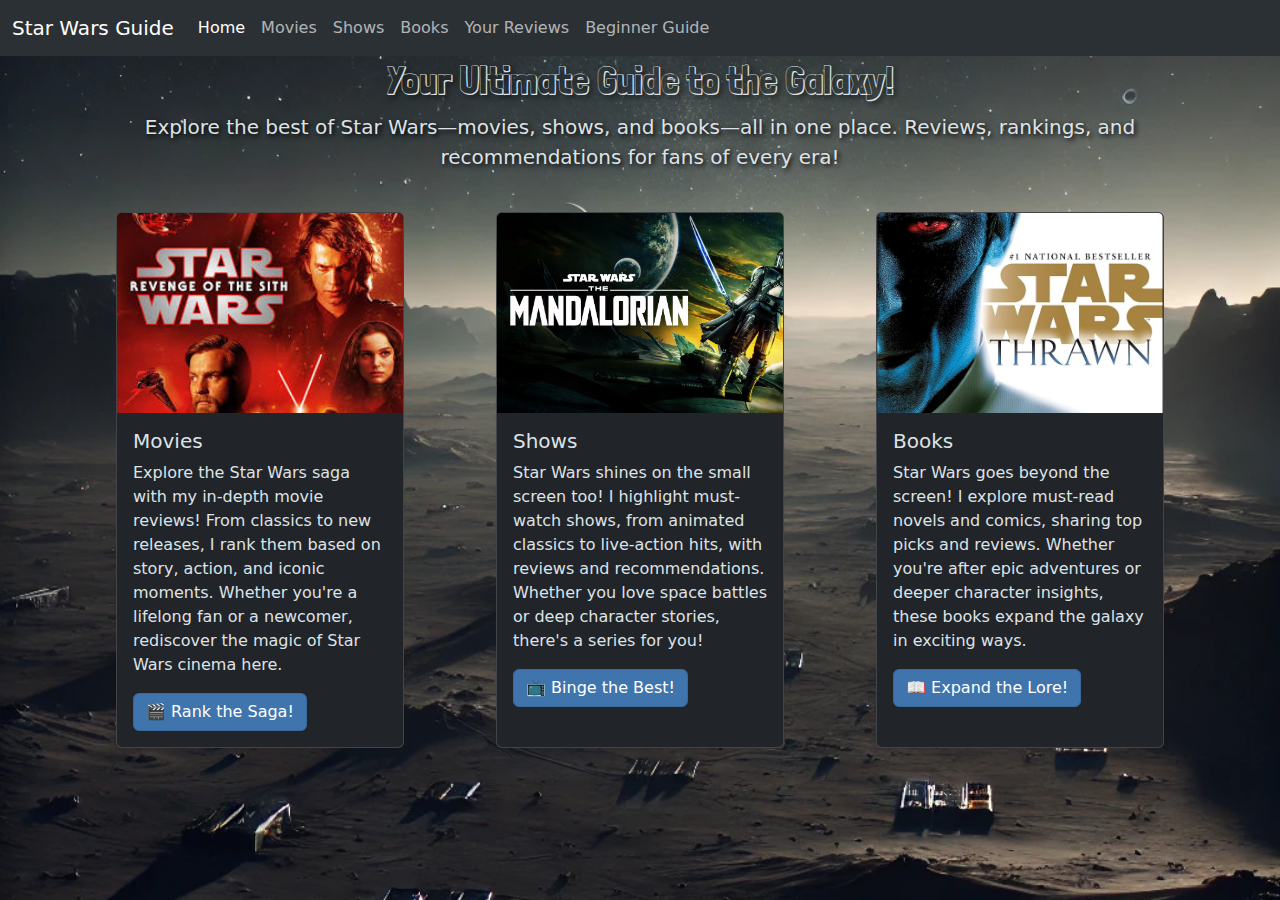
<file: index.html>
<!DOCTYPE html>
<html lang="en">
  <head>
    <meta charset="UTF-8" />
    <meta name="viewport" content="width=device-width, initial-scale=1.0" />
    <title>Star Wars Guide</title>
    <link
      href="https://cdn.jsdelivr.net/npm/bootstrap@5.3.3/dist/css/bootstrap.min.css"
      rel="stylesheet"
      integrity="sha384-QWTKZyjpPEjISv5WaRU9OFeRpok6YctnYmDr5pNlyT2bRjXh0JMhjY6hW+ALEwIH"
      crossorigin="anonymous"
    />
    <script
      src="https://cdn.jsdelivr.net/npm/bootstrap@5.3.3/dist/js/bootstrap.bundle.min.js"
      integrity="sha384-YvpcrYf0tY3lHB60NNkmXc5s9fDVZLESaAA55NDzOxhy9GkcIdslK1eN7N6jIeHz"
      crossorigin="anonymous"
    ></script>
    <link rel="preconnect" href="https://fonts.googleapis.com" />
    <link rel="preconnect" href="https://fonts.gstatic.com" crossorigin />
    <link
      href="https://fonts.googleapis.com/css2?family=Londrina+Shadow&display=swap"
      rel="stylesheet"
    />
    <link rel="stylesheet" href="styles.css" />
  </head>
  <body data-bs-theme="dark">
    <nav class="navbar navbar-expand-lg bg-body-tertiary">
      <div class="container-fluid">
        <a class="navbar-brand" href="index.html">Star Wars Guide</a>
        <button
          class="navbar-toggler"
          type="button"
          data-bs-toggle="collapse"
          data-bs-target="#navbarSupportedContent"
          aria-controls="navbarSupportedContent"
          aria-expanded="false"
          aria-label="Toggle navigation"
        >
          <span class="navbar-toggler-icon"></span>
        </button>
        <div class="collapse navbar-collapse" id="navbarSupportedContent">
          <ul class="navbar-nav me-auto mb-2 mb-lg-0">
            <li class="nav-item">
              <a class="nav-link active" aria-current="page" href="index.html"
                >Home</a
              >
            </li>
            <li class="nav-item">
              <a class="nav-link" href="movies.html">Movies</a>
            </li>
            <li class="nav-item">
              <a class="nav-link" href="shows.html">Shows</a>
            </li>
            <li class="nav-item">
              <a class="nav-link" href="books.html">Books</a>
            </li>
            <li class="nav-item">
              <a class="nav-link" href="myReviews.html">Your Reviews</a>
            </li>
            <li class="nav-item">
              <a class="nav-link" href="guide.html">Beginner Guide</a>
            </li>
          </ul>
        </div>
      </div>
    </nav>
    <div class="container">
      <div class="row">
        <div class="col">
          <h1 class="header londrina-shadow-regular">
            Your Ultimate Guide to the Galaxy!
          </h1>
          <p class="header">
            Explore the best of Star Wars—movies, shows, and books—all in one
            place. Reviews, rankings, and recommendations for fans of every era!
          </p>
        </div>
      </div>
      <!-- Adding 3 cards to Movies, Shows, and Books -->
      <div class="row justify-content-center">
        <!-- Card 1: Movies -->
        <div class="col-md-4 d-flex justify-content-center">
          <div class="card" style="width: 18rem">
            <img
              src="Images/RevengeoftheSith.jpg"
              class="card-img-top"
              alt="The cover art for the Revenge of the Sith"
            />
            <div class="card-body">
              <h5 class="card-title">Movies</h5>
              <p class="card-text">
                Explore the Star Wars saga with my in-depth movie reviews! From
                classics to new releases, I rank them based on story, action,
                and iconic moments. Whether you're a lifelong fan or a newcomer,
                rediscover the magic of Star Wars cinema here.
              </p>
              <a href="movies.html" class="btn btn-primary"
                >🎬 Rank the Saga!</a
              >
            </div>
          </div>
        </div>
        <!-- Card 2: Shows -->
        <div class="col-md-4 d-flex justify-content-center">
          <div class="card" style="width: 18rem">
            <img
              src="Images/Mando.webp"
              class="card-img-top"
              alt="The cover art for The Mandalorian"
              style="object-position: left"
            />
            <div class="card-body">
              <h5 class="card-title">Shows</h5>
              <p class="card-text">
                Star Wars shines on the small screen too! I highlight must-watch
                shows, from animated classics to live-action hits, with reviews
                and recommendations. Whether you love space battles or deep
                character stories, there's a series for you!
              </p>
              <a href="shows.html" class="btn btn-primary"
                >📺 Binge the Best!</a
              >
            </div>
          </div>
        </div>
        <!-- Card 3: Books -->
        <div class="col-md-4 d-flex justify-content-center">
          <div class="card" style="width: 18rem">
            <img
              src="Images/Thrawn.jpg"
              class="card-img-top"
              alt="The cover art for the Thrawn book"
            />
            <div class="card-body">
              <h5 class="card-title">Books</h5>
              <p class="card-text">
                Star Wars goes beyond the screen! I explore must-read novels and
                comics, sharing top picks and reviews. Whether you're after epic
                adventures or deeper character insights, these books expand the
                galaxy in exciting ways.
              </p>
              <a href="books.html" class="btn btn-primary"
                >📖 Expand the Lore!</a
              >
            </div>
          </div>
        </div>
      </div>
      <!-- End of cards -->
    </div>
  </body>
</html>
</file>
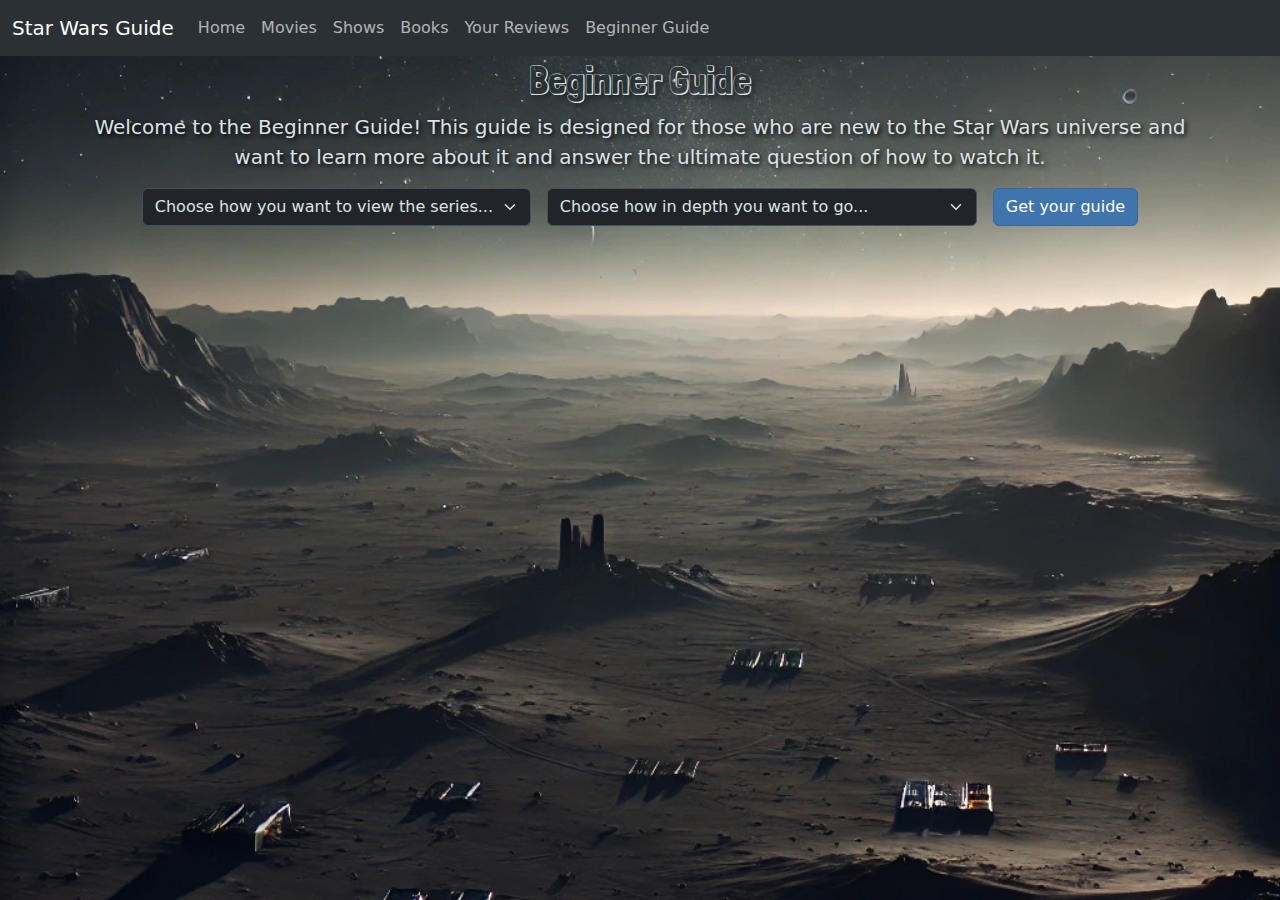
<file: guide.html>
<!DOCTYPE html>
<html lang="en">
  <head>
    <meta charset="UTF-8" />
    <meta name="viewport" content="width=device-width, initial-scale=1.0" />
    <title>Star Wars Guide: Beginner Guide</title>
    <link
      href="https://cdn.jsdelivr.net/npm/bootstrap@5.3.3/dist/css/bootstrap.min.css"
      rel="stylesheet"
      integrity="sha384-QWTKZyjpPEjISv5WaRU9OFeRpok6YctnYmDr5pNlyT2bRjXh0JMhjY6hW+ALEwIH"
      crossorigin="anonymous"
    />
    <script
      src="https://cdn.jsdelivr.net/npm/bootstrap@5.3.3/dist/js/bootstrap.bundle.min.js"
      integrity="sha384-YvpcrYf0tY3lHB60NNkmXc5s9fDVZLESaAA55NDzOxhy9GkcIdslK1eN7N6jIeHz"
      crossorigin="anonymous"
    ></script>
    <link
      href="https://fonts.googleapis.com/css2?family=Londrina+Shadow&display=swap"
      rel="stylesheet"
    />
    <link rel="stylesheet" href="styles.css" />
    <script src="functions.js"></script>
  </head>
  <body data-bs-theme="dark">
    <nav class="navbar navbar-expand-lg bg-body-tertiary">
      <div class="container-fluid">
        <a class="navbar-brand" href="index.html">Star Wars Guide</a>
        <button
          class="navbar-toggler"
          type="button"
          data-bs-toggle="collapse"
          data-bs-target="#navbarSupportedContent"
          aria-controls="navbarSupportedContent"
          aria-expanded="false"
          aria-label="Toggle navigation"
        >
          <span class="navbar-toggler-icon"></span>
        </button>
        <div class="collapse navbar-collapse" id="navbarSupportedContent">
          <ul class="navbar-nav me-auto mb-2 mb-lg-0">
            <li class="nav-item">
              <a class="nav-link" href="index.html">Home</a>
            </li>
            <li class="nav-item">
              <a class="nav-link" href="movies.html">Movies</a>
            </li>
            <li class="nav-item">
              <a class="nav-link" href="shows.html">Shows</a>
            </li>
            <li class="nav-item">
              <a class="nav-link" href="books.html">Books</a>
            </li>
            <li class="nav-item">
              <a class="nav-link" href="myReviews.html">Your Reviews</a>
            </li>
            <li class="nav-item">
              <a class="nav-link" href="guide.html">Beginner Guide</a>
            </li>
          </ul>
        </div>
      </div>
    </nav>
    <div class="container">
      <div class="row">
        <div class="col">
          <h1 class="header londrina-shadow-regular">Beginner Guide</h1>
          <p class="header">
            Welcome to the Beginner Guide! This guide is designed for those who
            are new to the Star Wars universe and want to learn more about it
            and answer the ultimate question of how to watch it.
          </p>
        </div>
      </div>
      <div class="row">
        <div class="col">
          <form class="row g-3 justify-content-center">
            <div class="col-auto">
              <select id="viewOrder" class="form-select">
                <option value="0" selected>
                  Choose how you want to view the series...
                </option>
                <option value="1">Release Order</option>
                <option value="2">Chronological Order</option>
                <option value="3">Machete Order</option>
              </select>
            </div>
            <div class="col-auto">
              <select id="viewType" class="form-select">
                <option value="0" selected>
                  Choose how in depth you want to go...
                </option>
                <option value="1">
                  The Basics (Just the movies and some shows)
                </option>
                <option value="2">
                  In Depth (Includes Important books and shows)
                </option>
                <option value="3">Nerd (Everything)</option>
              </select>
            </div>
            <div class="col-auto">
              <button
                type="submit"
                class="btn btn-primary mb-3"
                id="confirmButton"
              >
                Get your guide
              </button>
            </div>
          </form>
        </div>
      </div>
      <div class="row">
        <div class="col" id="guide"></div>
      </div>
    </div>
    <script>
      document
        .getElementById("confirmButton")
        .addEventListener("click", function () {
          event.preventDefault();
          var order = document.getElementById("viewOrder").value;
          var type = document.getElementById("viewType").value;
          console.log("order: " + order + " type: " + type);
          var container = document.getElementById("guide");
          container.innerHTML = "";
          if (order != "3" && (order == "0" || type == "0")) {
            alert("Please select an option for both fields.");
          } else {
            var guide = getGuide(order, type);
            container.appendChild(guide);
          }
        });
    </script>
  </body>
</html>
</file>
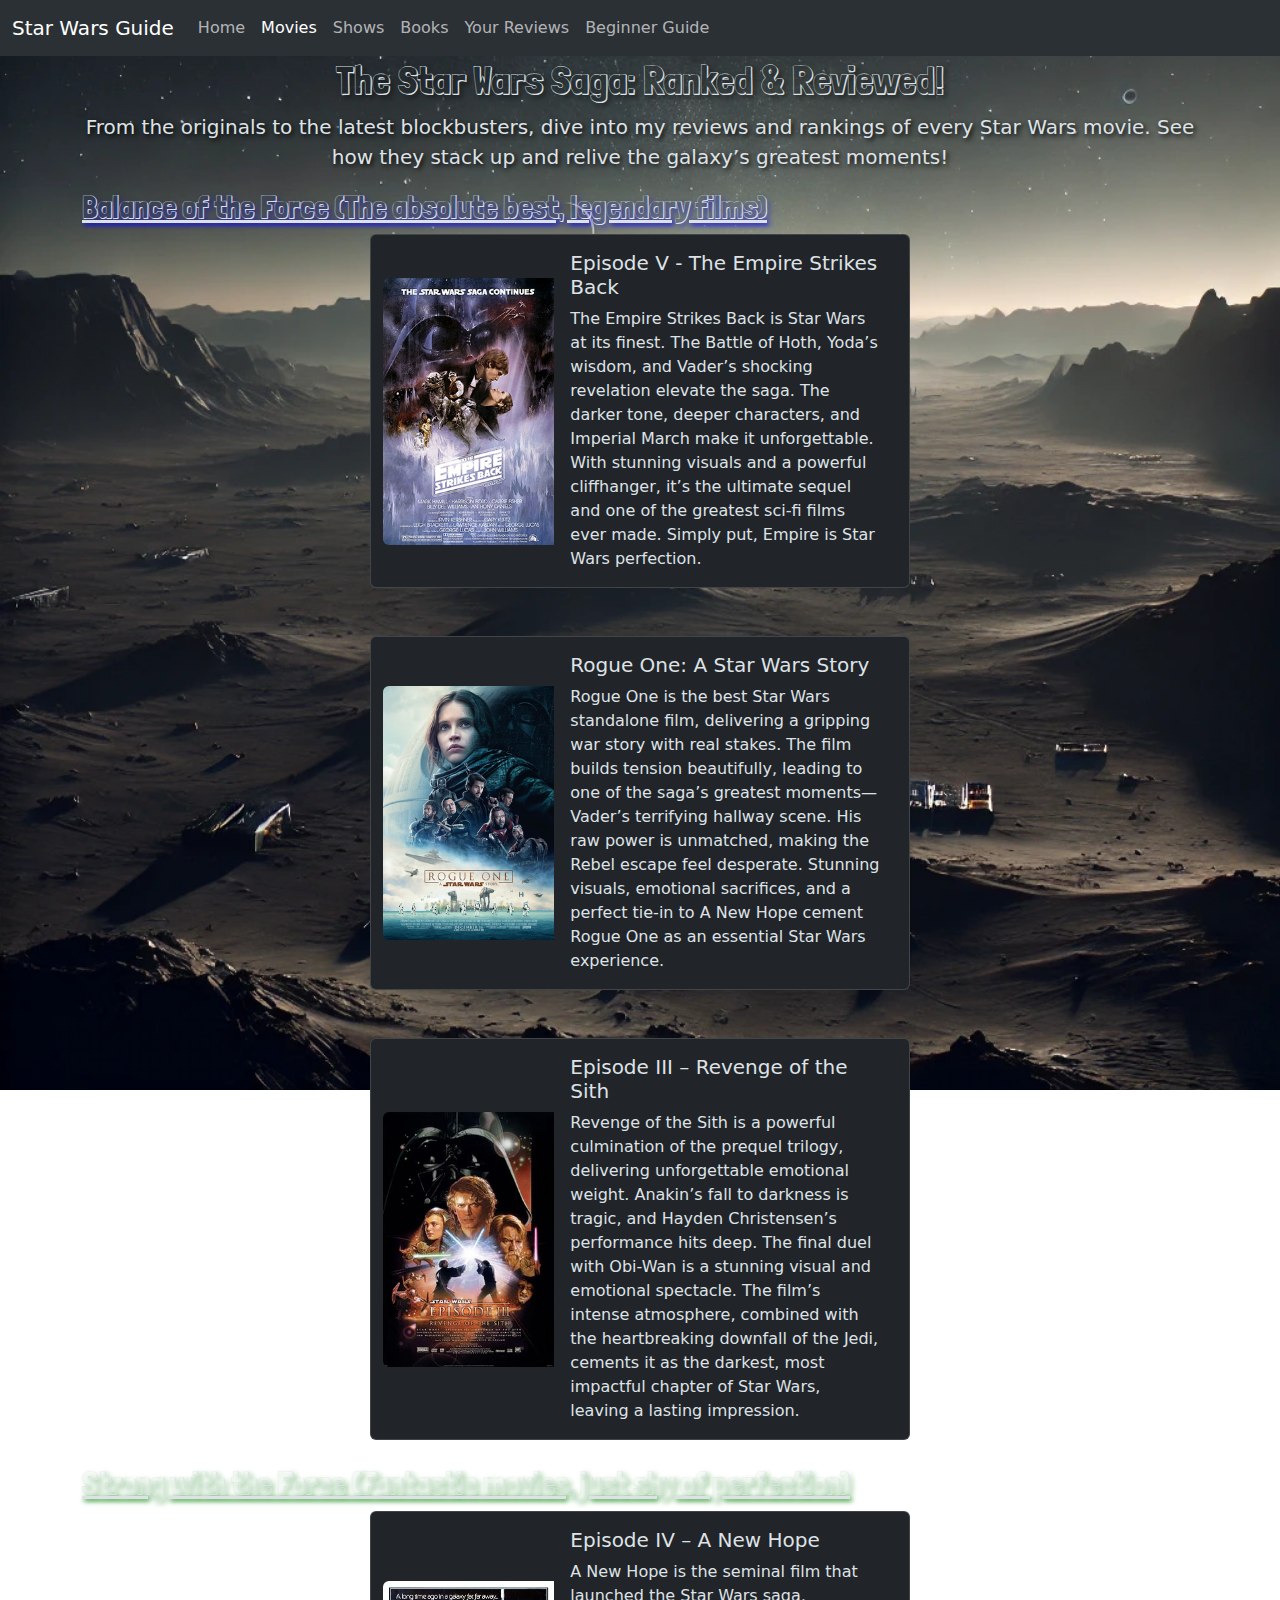
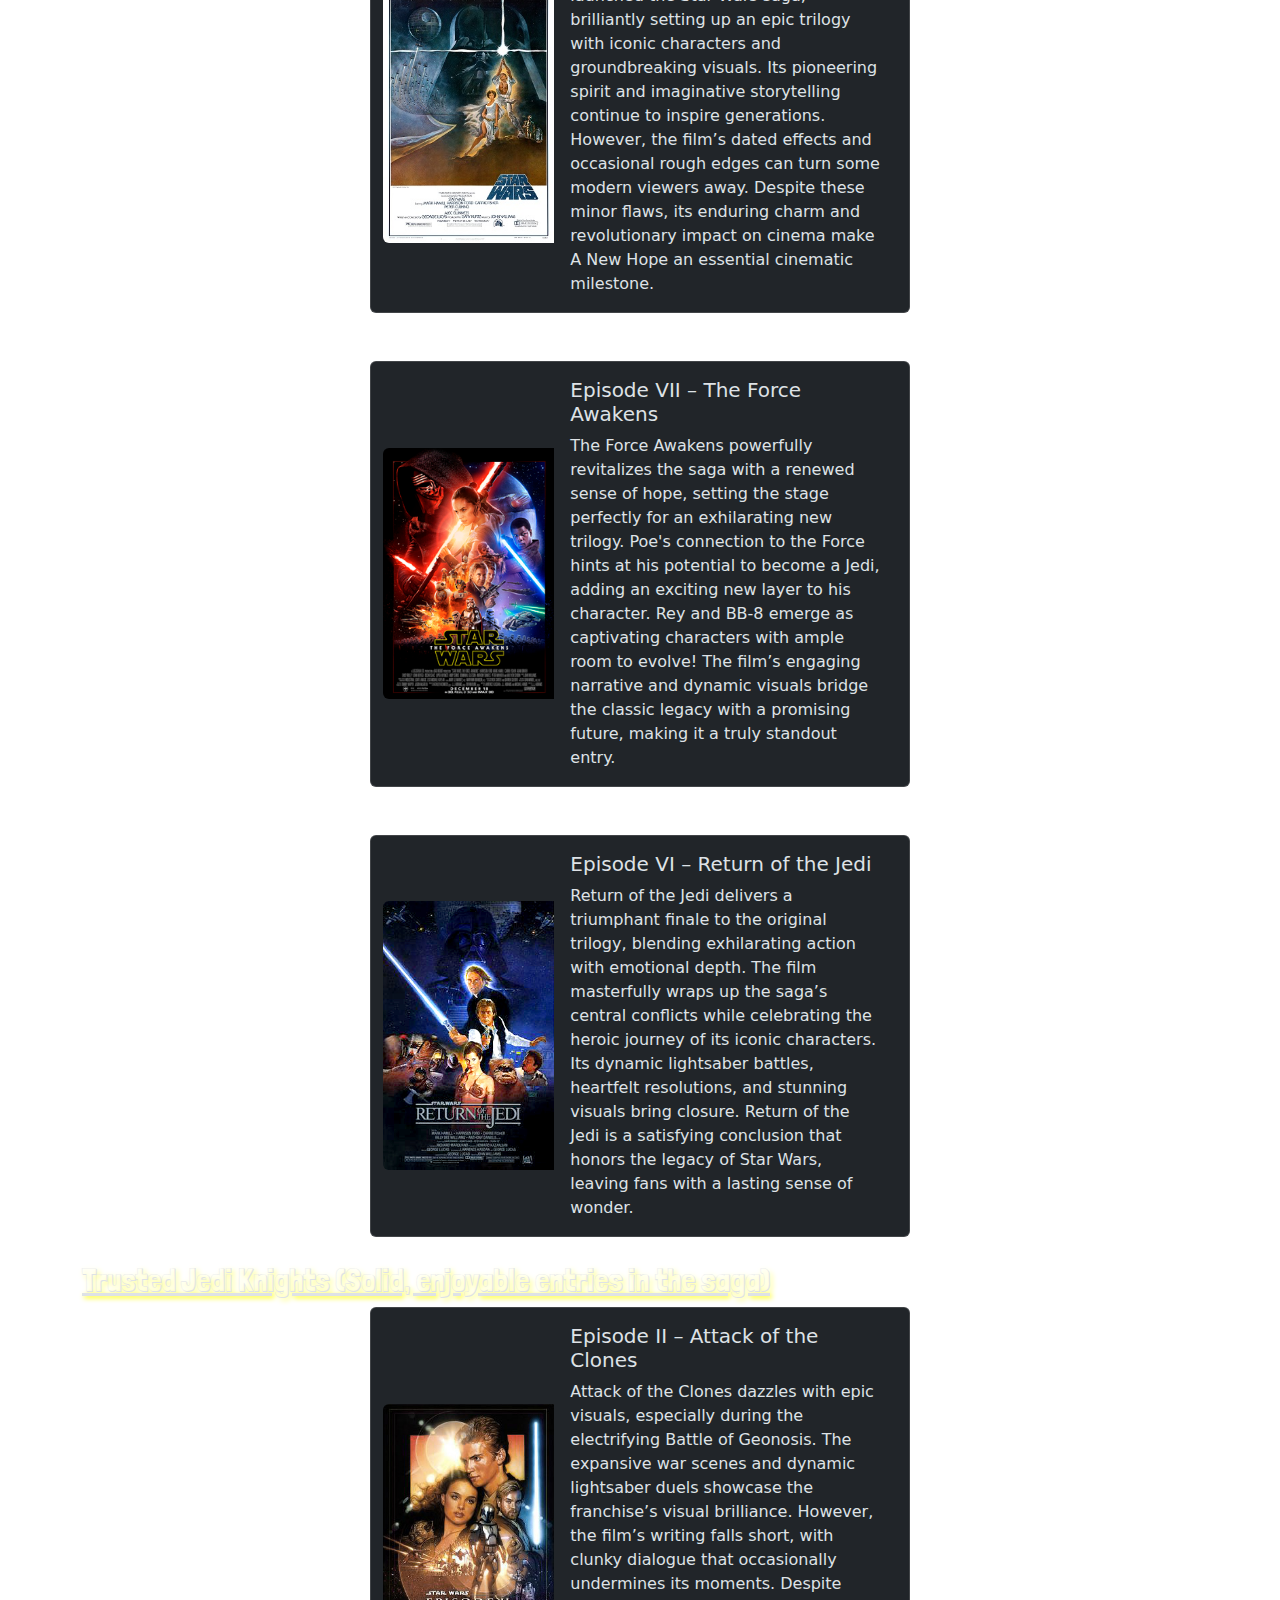
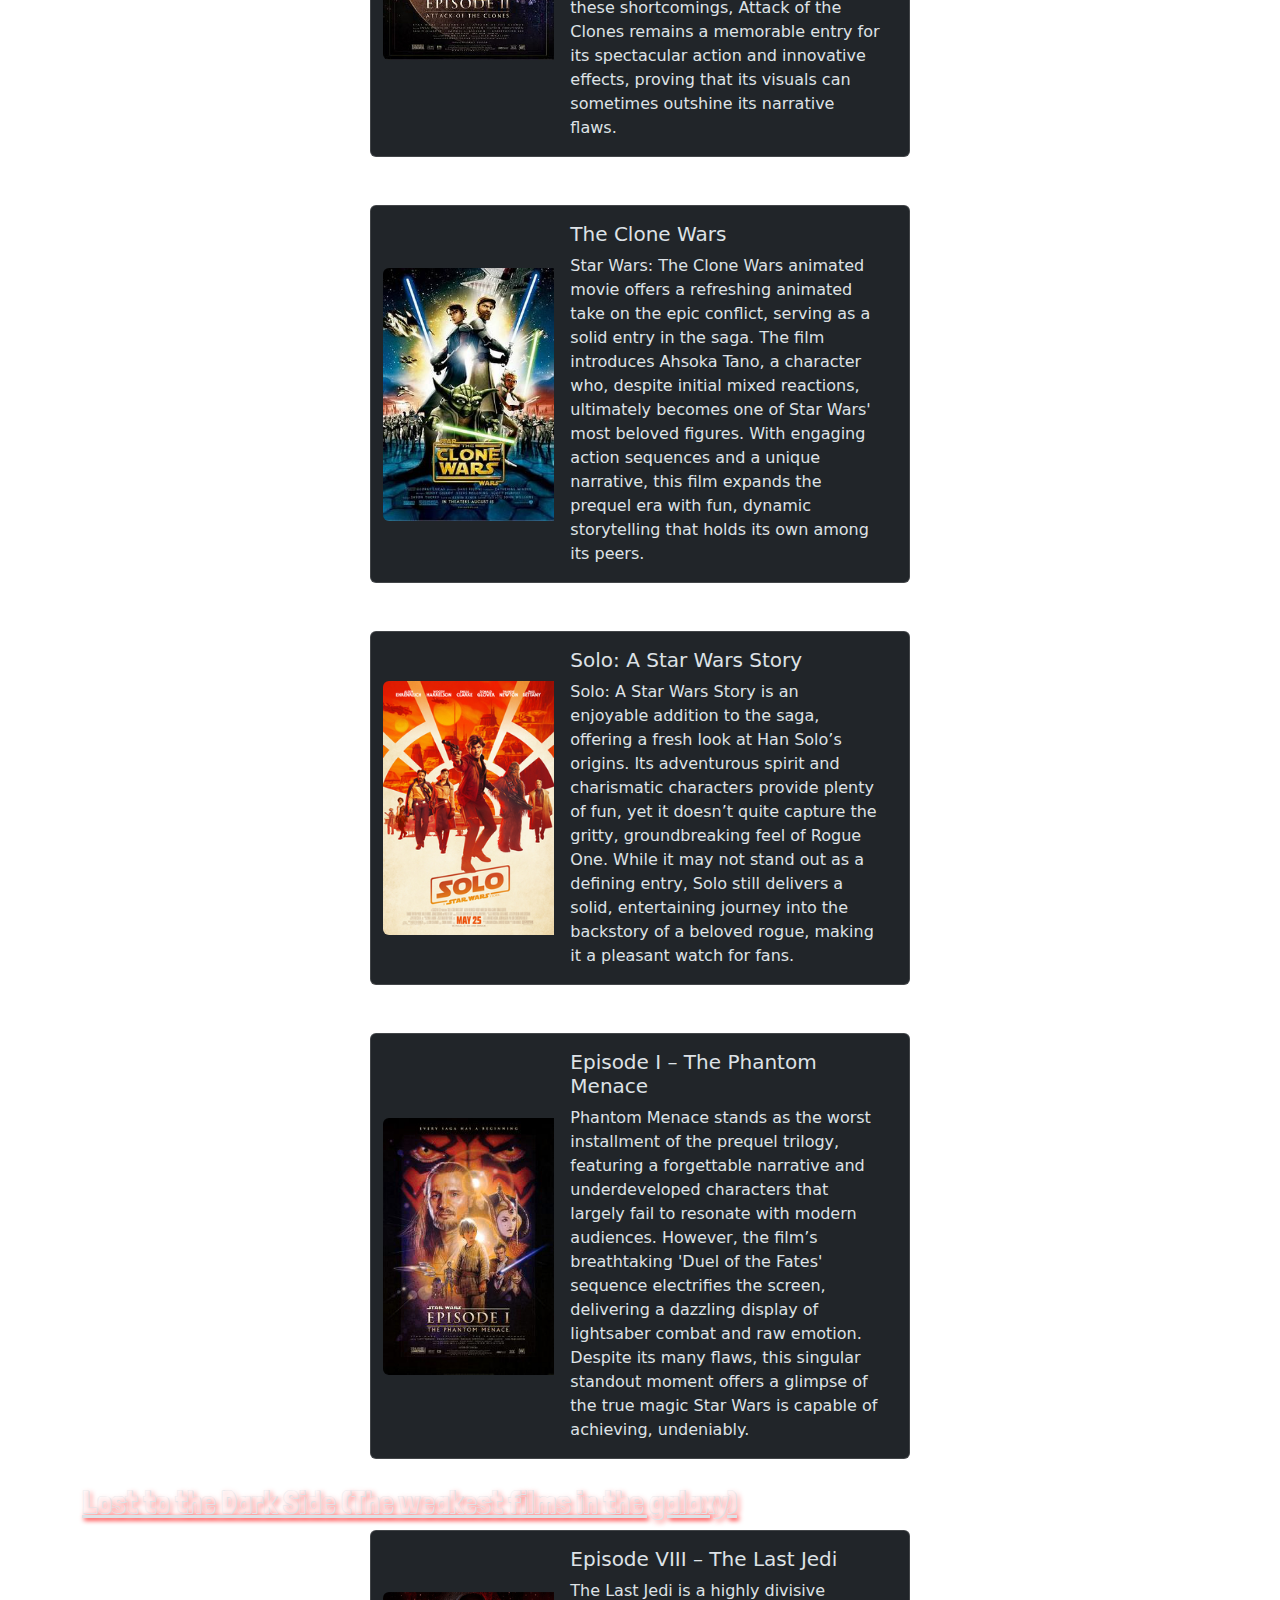
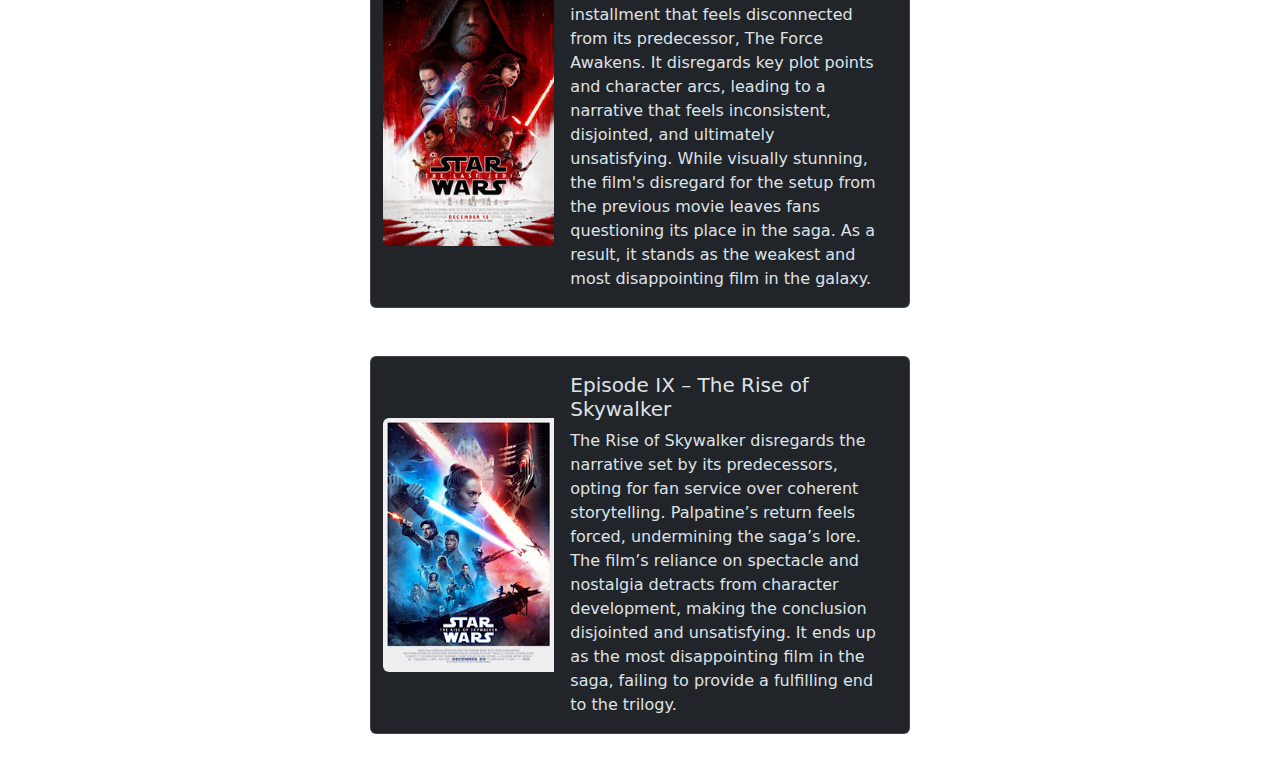
<file: movies.html>
<!DOCTYPE html>
<html lang="en">
  <head>
    <meta charset="UTF-8" />
    <meta name="viewport" content="width=device-width, initial-scale=1.0" />
    <title>Star Wars Guide</title>
    <link
      href="https://cdn.jsdelivr.net/npm/bootstrap@5.3.3/dist/css/bootstrap.min.css"
      rel="stylesheet"
      integrity="sha384-QWTKZyjpPEjISv5WaRU9OFeRpok6YctnYmDr5pNlyT2bRjXh0JMhjY6hW+ALEwIH"
      crossorigin="anonymous"
    />
    <script
      src="https://cdn.jsdelivr.net/npm/bootstrap@5.3.3/dist/js/bootstrap.bundle.min.js"
      integrity="sha384-YvpcrYf0tY3lHB60NNkmXc5s9fDVZLESaAA55NDzOxhy9GkcIdslK1eN7N6jIeHz"
      crossorigin="anonymous"
    ></script>
    <link rel="preconnect" href="https://fonts.googleapis.com" />
    <link rel="preconnect" href="https://fonts.gstatic.com" crossorigin />
    <link
      href="https://fonts.googleapis.com/css2?family=Londrina+Shadow&display=swap"
      rel="stylesheet"
    />
    <link rel="stylesheet" href="styles.css" />
  </head>
  <body data-bs-theme="dark">
    <script src="functions.js"></script>

    <nav class="navbar navbar-expand-lg bg-body-tertiary">
      <div class="container-fluid">
        <a class="navbar-brand" href="index.html">Star Wars Guide</a>
        <button
          class="navbar-toggler"
          type="button"
          data-bs-toggle="collapse"
          data-bs-target="#navbarSupportedContent"
          aria-controls="navbarSupportedContent"
          aria-expanded="false"
          aria-label="Toggle navigation"
        >
          <span class="navbar-toggler-icon"></span>
        </button>
        <div class="collapse navbar-collapse" id="navbarSupportedContent">
          <ul class="navbar-nav me-auto mb-2 mb-lg-0">
            <li class="nav-item">
              <a class="nav-link" href="index.html">Home</a>
            </li>
            <li class="nav-item">
              <a class="nav-link active" aria-current="page" href="movies.html"
                >Movies</a
              >
            </li>
            <li class="nav-item">
              <a class="nav-link" href="shows.html">Shows</a>
            </li>
            <li class="nav-item">
              <a class="nav-link" href="books.html">Books</a>
            </li>
            <li class="nav-item">
              <a class="nav-link" href="myReviews.html">Your Reviews</a>
            </li>
            <li class="nav-item">
              <a class="nav-link" href="guide.html">Beginner Guide</a>
            </li>
          </ul>
        </div>
      </div>
    </nav>
    <div class="container">
      <div class="row">
        <div class="col">
          <h1 class="header londrina-shadow-regular">
            The Star Wars Saga: Ranked & Reviewed!
          </h1>
          <p class="header">
            From the originals to the latest blockbusters, dive into my reviews
            and rankings of every Star Wars movie. See how they stack up and
            relive the galaxy’s greatest moments!
          </p>
        </div>
      </div>
      <!--Best-->
      <div class="row">
        <div class="col">
          <h2 class="subheader londrina-shadow-regular blue">
            Balance of the Force (The absolute best, legendary films)
          </h2>
        </div>
      </div>
      <div
        class="row row-cols-1 row-cols-md-2 g-4 justify-content-center"
        id="bestMovies"
      >
        <!-- Using the script to generate the cards for the best movies -->
        <script>
          var mainDiv = document.getElementById("bestMovies");
          mainDiv.appendChild(
            makeMovieCard(
              "Images/The_Empire_Strikes_Back.jpg",
              "Episode V - The Empire Strikes Back",
              "The Empire Strikes Back is Star Wars at its finest. The Battle of Hoth, Yoda’s wisdom, and Vader’s shocking revelation elevate the saga. The darker tone, deeper characters, and Imperial March make it unforgettable. With stunning visuals and a powerful cliffhanger, it’s the ultimate sequel and one of the greatest sci-fi films ever made. Simply put, Empire is Star Wars perfection."
            )
          );
          mainDiv.appendChild(
            makeMovieCard(
              "Images/Rogue_One.png",
              "Rogue One: A Star Wars Story",
              "Rogue One is the best Star Wars standalone film, delivering a gripping war story with real stakes. The film builds tension beautifully, leading to one of the saga’s greatest moments—Vader’s terrifying hallway scene. His raw power is unmatched, making the Rebel escape feel desperate. Stunning visuals, emotional sacrifices, and a perfect tie-in to A New Hope cement Rogue One as an essential Star Wars experience."
            )
          );
          mainDiv.appendChild(
            makeMovieCard(
              "Images/Revenge_of_the_Sith.jpg",
              "Episode III – Revenge of the Sith",
              "Revenge of the Sith is a powerful culmination of the prequel trilogy, delivering unforgettable emotional weight. Anakin’s fall to darkness is tragic, and Hayden Christensen’s performance hits deep. The final duel with Obi-Wan is a stunning visual and emotional spectacle. The film’s intense atmosphere, combined with the heartbreaking downfall of the Jedi, cements it as the darkest, most impactful chapter of Star Wars, leaving a lasting impression."
            )
          );
        </script>
      </div>
      <!--End of Best-->
      <!--Great-->
      <div class="row">
        <div class="col">
          <h2 class="subheader londrina-shadow-regular green">
            Strong with the Force (Fantastic movies, just shy of perfection)
          </h2>
        </div>
      </div>
      <div
        class="row row-cols-1 row-cols-md-2 g-4 justify-content-center"
        id="greatMovies"
      >
        <!-- Using the script to generate the cards for the great movies -->
        <script>
          var mainDiv = document.getElementById("greatMovies");
          mainDiv.appendChild(
            makeMovieCard(
              "Images/A_New_Hope.jpg",
              "Episode IV – A New Hope",
              "A New Hope is the seminal film that launched the Star Wars saga, brilliantly setting up an epic trilogy with iconic characters and groundbreaking visuals. Its pioneering spirit and imaginative storytelling continue to inspire generations. However, the film’s dated effects and occasional rough edges can turn some modern viewers away. Despite these minor flaws, its enduring charm and revolutionary impact on cinema make A New Hope an essential cinematic milestone."
            )
          );
          mainDiv.appendChild(
            makeMovieCard(
              "Images/Star_Wars_The_Force_Awakens.jpg",
              "Episode VII – The Force Awakens",
              "The Force Awakens powerfully revitalizes the saga with a renewed sense of hope, setting the stage perfectly for an exhilarating new trilogy. Poe's connection to the Force hints at his potential to become a Jedi, adding an exciting new layer to his character. Rey and BB-8 emerge as captivating characters with ample room to evolve! The film’s engaging narrative and dynamic visuals bridge the classic legacy with a promising future, making it a truly standout entry."
            )
          );
          mainDiv.appendChild(
            makeMovieCard(
              "Images/Return_of_the_Jedi.jpg",
              "Episode VI – Return of the Jedi",
              "Return of the Jedi delivers a triumphant finale to the original trilogy, blending exhilarating action with emotional depth. The film masterfully wraps up the saga’s central conflicts while celebrating the heroic journey of its iconic characters. Its dynamic lightsaber battles, heartfelt resolutions, and stunning visuals bring closure. Return of the Jedi is a satisfying conclusion that honors the legacy of Star Wars, leaving fans with a lasting sense of wonder."
            )
          );
        </script>
      </div>
      <!--End of Great-->
      <!--Good-->
      <div class="row">
        <div class="col">
          <h2 class="subheader londrina-shadow-regular yellow">
            Trusted Jedi Knights (Solid, enjoyable entries in the saga)
          </h2>
        </div>
      </div>
      <div
        class="row row-cols-1 row-cols-md-2 g-4 justify-content-center"
        id="goodMovies"
      >
        <!-- Using the script to generate the cards for the good movies -->
        <script>
          var mainDiv = document.getElementById("goodMovies");
          mainDiv.appendChild(
            makeMovieCard(
              "Images/Attack_of_the_Clones.jpg",
              "Episode II – Attack of the Clones",
              "Attack of the Clones dazzles with epic visuals, especially during the electrifying Battle of Geonosis. The expansive war scenes and dynamic lightsaber duels showcase the franchise’s visual brilliance. However, the film’s writing falls short, with clunky dialogue that occasionally undermines its moments. Despite these shortcomings, Attack of the Clones remains a memorable entry for its spectacular action and innovative effects, proving that its visuals can sometimes outshine its narrative flaws."
            )
          );
          mainDiv.appendChild(
            makeMovieCard(
              "Images/The_Clone_Wars.jpg",
              "The Clone Wars",
              "Star Wars: The Clone Wars animated movie offers a refreshing animated take on the epic conflict, serving as a solid entry in the saga. The film introduces Ahsoka Tano, a character who, despite initial mixed reactions, ultimately becomes one of Star Wars' most beloved figures. With engaging action sequences and a unique narrative, this film expands the prequel era with fun, dynamic storytelling that holds its own among its peers."
            )
          );
          mainDiv.appendChild(
            makeMovieCard(
              "Images/Solo.jpg",
              "Solo: A Star Wars Story",
              "Solo: A Star Wars Story is an enjoyable addition to the saga, offering a fresh look at Han Solo’s origins. Its adventurous spirit and charismatic characters provide plenty of fun, yet it doesn’t quite capture the gritty, groundbreaking feel of Rogue One. While it may not stand out as a defining entry, Solo still delivers a solid, entertaining journey into the backstory of a beloved rogue, making it a pleasant watch for fans."
            )
          );
          mainDiv.appendChild(
            makeMovieCard(
              "Images/Phantom_Menace.jpg",
              "Episode I – The Phantom Menace",
              "Phantom Menace stands as the worst installment of the prequel trilogy, featuring a forgettable narrative and underdeveloped characters that largely fail to resonate with modern audiences. However, the film’s breathtaking 'Duel of the Fates' sequence electrifies the screen, delivering a dazzling display of lightsaber combat and raw emotion. Despite its many flaws, this singular standout moment offers a glimpse of the true magic Star Wars is capable of achieving, undeniably."
            )
          );
        </script>
      </div>
      <!--End of Good-->
      <!--Bad-->
      <div class="row">
        <div class="col">
          <h2 class="subheader londrina-shadow-regular red">
            Lost to the Dark Side (The weakest films in the galaxy)
          </h2>
        </div>
      </div>
      <div
        class="row row-cols-1 row-cols-md-2 g-4 justify-content-center"
        id="badMovies"
      >
        <script>
          var mainDiv = document.getElementById("badMovies");
          mainDiv.appendChild(
            makeMovieCard(
              "Images/The_Last_Jedi.jpg",
              "Episode VIII – The Last Jedi",
              "The Last Jedi is a highly divisive installment that feels disconnected from its predecessor, The Force Awakens. It disregards key plot points and character arcs, leading to a narrative that feels inconsistent, disjointed, and ultimately unsatisfying. While visually stunning, the film's disregard for the setup from the previous movie leaves fans questioning its place in the saga. As a result, it stands as the weakest and most disappointing film in the galaxy."
            )
          );
          mainDiv.appendChild(
            makeMovieCard(
              "Images/The_Rise_of_Skywalker.jpg",
              "Episode IX – The Rise of Skywalker",
              "The Rise of Skywalker disregards the narrative set by its predecessors, opting for fan service over coherent storytelling. Palpatine’s return feels forced, undermining the saga’s lore. The film’s reliance on spectacle and nostalgia detracts from character development, making the conclusion disjointed and unsatisfying. It ends up as the most disappointing film in the saga, failing to provide a fulfilling end to the trilogy."
            )
          );
        </script>
      </div>
      <!--End of Bad-->
    </div>
  </body>
</html>
</file>
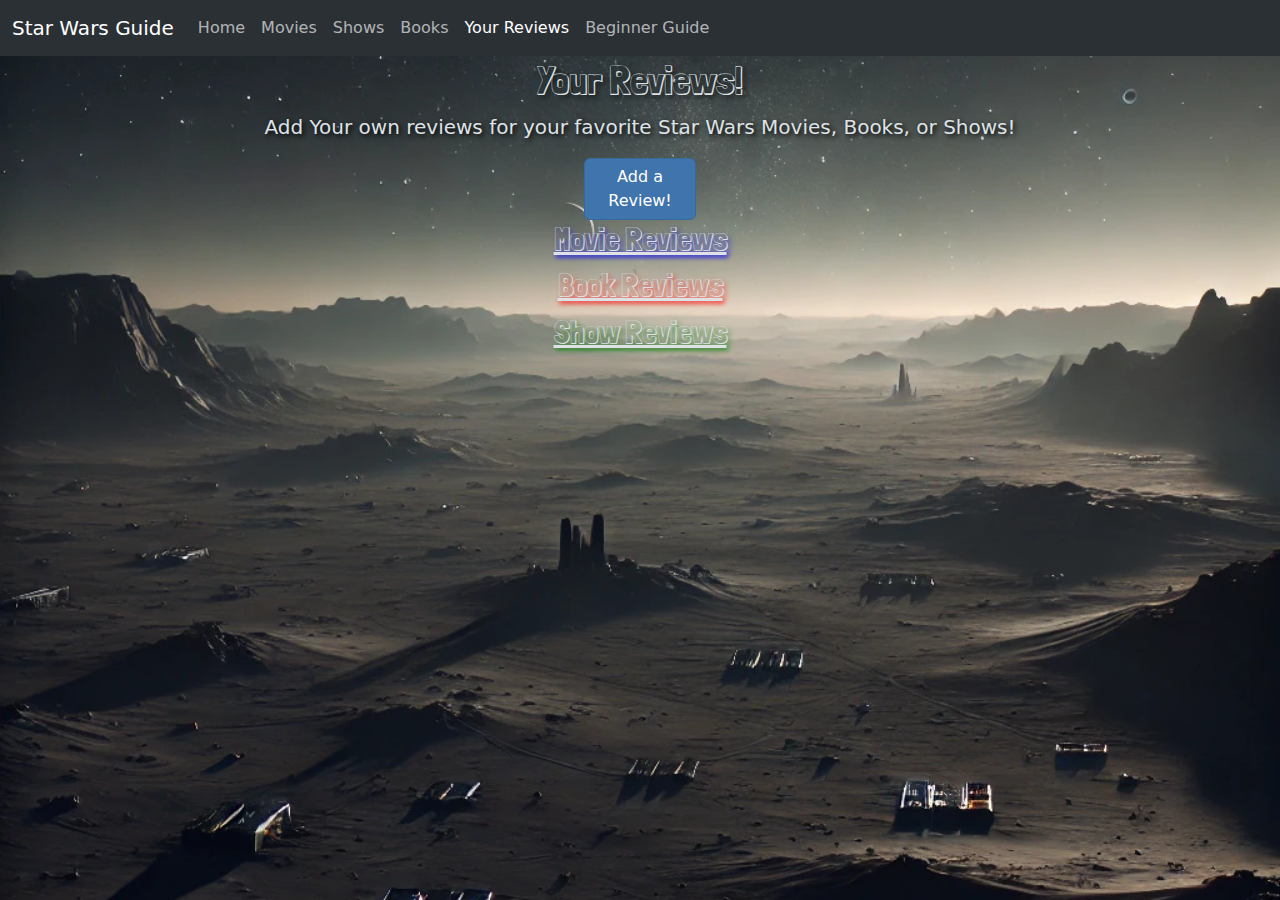
<file: myReviews.html>
<!DOCTYPE html>
<html lang="en">
  <head>
    <meta charset="UTF-8" />
    <meta name="viewport" content="width=device-width, initial-scale=1.0" />
    <title>Star Wars Guide</title>
    <link
      href="https://cdn.jsdelivr.net/npm/bootstrap@5.3.3/dist/css/bootstrap.min.css"
      rel="stylesheet"
      integrity="sha384-QWTKZyjpPEjISv5WaRU9OFeRpok6YctnYmDr5pNlyT2bRjXh0JMhjY6hW+ALEwIH"
      crossorigin="anonymous"
    />
    <script
      src="https://cdn.jsdelivr.net/npm/bootstrap@5.3.3/dist/js/bootstrap.bundle.min.js"
      integrity="sha384-YvpcrYf0tY3lHB60NNkmXc5s9fDVZLESaAA55NDzOxhy9GkcIdslK1eN7N6jIeHz"
      crossorigin="anonymous"
    ></script>
    <link rel="preconnect" href="https://fonts.googleapis.com" />
    <link rel="preconnect" href="https://fonts.gstatic.com" crossorigin />
    <link
      href="https://fonts.googleapis.com/css2?family=Londrina+Shadow&display=swap"
      rel="stylesheet"
    />
    <link rel="stylesheet" href="styles.css" />
  </head>
  <body data-bs-theme="dark">
    <script src="functions.js"></script>
    <nav class="navbar navbar-expand-lg bg-body-tertiary">
      <div class="container-fluid">
        <a class="navbar-brand" href="index.html">Star Wars Guide</a>
        <button
          class="navbar-toggler"
          type="button"
          data-bs-toggle="collapse"
          data-bs-target="#navbarSupportedContent"
          aria-controls="navbarSupportedContent"
          aria-expanded="false"
          aria-label="Toggle navigation"
        >
          <span class="navbar-toggler-icon"></span>
        </button>
        <div class="collapse navbar-collapse" id="navbarSupportedContent">
          <ul class="navbar-nav me-auto mb-2 mb-lg-0">
            <li class="nav-item">
              <a class="nav-link" href="index.html">Home</a>
            </li>
            <li class="nav-item">
              <a class="nav-link" href="movies.html">Movies</a>
            </li>
            <li class="nav-item">
              <a class="nav-link" href="shows.html">Shows</a>
            </li>
            <li class="nav-item">
              <a class="nav-link" href="books.html">Books</a>
            </li>
            <li class="nav-item">
              <a
                class="nav-link active"
                aria-current="page"
                href="myReviews.html"
                >Your Reviews</a
              >
            </li>
            <li class="nav-item">
              <a class="nav-link" href="guide.html">Beginner Guide</a>
            </li>
          </ul>
        </div>
      </div>
    </nav>
    <div class="container">
      <div class="row">
        <div class="col">
          <h1 class="header londrina-shadow-regular">Your Reviews!</h1>
          <p class="header">
            Add Your own reviews for your favorite Star Wars Movies, Books, or
            Shows!
          </p>
        </div>
      </div>
      <div class="row justify-content-center">
        <button
          type="button"
          class="btn btn-primary"
          data-bs-toggle="modal"
          data-bs-target="#modalForm"
          style="width: 7rem"
        >
          Add a Review!
        </button>
      </div>
      <!-- Modal for form popup to add a review -->
      <div class="modal fade" id="modalForm" tabindex="-1">
        <div class="modal-dialog">
          <div class="modal-content">
            <div class="modal-header">
              <h5 class="modal-title">Add a review!</h5>
              <button
                type="button"
                class="btn-close"
                data-bs-dismiss="modal"
                aria-label="Close"
              ></button>
            </div>
            <div class="modal-body">
              <span id="error" class="text-danger"></span>
              <!-- The Form-->
              <form id="reviewForm">
                <div class="mb-3">
                  <label for="mediaType" class="form-label">Media Type</label>
                  <select id="mediaType" class="form-select">
                    <option>Movie</option>
                    <option>Book</option>
                    <option>Show</option>
                  </select>
                </div>
                <div class="mb-3">
                  <label for="title" class="form-label">Title</label>
                  <input type="text" class="form-control" id="title" />
                </div>
                <div class="mb-3">
                  <label for="rating" class="form-label">Rating</label>
                  <select id="rating" class="form-select">
                    <option>⭐</option>
                    <option>⭐⭐</option>
                    <option>⭐⭐⭐</option>
                    <option>⭐⭐⭐⭐</option>
                    <option>⭐⭐⭐⭐⭐</option>
                  </select>
                </div>
                <div class="mb-3">
                  <label for="review" class="form-label">Your Review</label>
                  <textarea
                    class="form-control"
                    id="review"
                    rows="3"
                  ></textarea>
                </div>
              </form>
            </div>
            <div class="modal-footer">
              <button
                type="button"
                class="btn btn-secondary"
                data-bs-dismiss="modal"
              >
                Close
              </button>
              <button type="button" id="insert_button" class="btn btn-primary">
                Submit
              </button>
            </div>
          </div>
        </div>
      </div>
      <!-- End of Modal-->
      <div class="row justify-content-center" id="movieReviews">
        <h2 class="reviewHeader londrina-shadow-regular blue">Movie Reviews</h2>
      </div>
      <div class="row justify-content-center" id="bookReviews">
        <h2 class="reviewHeader londrina-shadow-regular red">Book Reviews</h2>
      </div>
      <div class="row justify-content-center" id="showReviews">
        <h2 class="reviewHeader londrina-shadow-regular green">Show Reviews</h2>
      </div>
    </div>

    <script>
      document
        .getElementById("insert_button")
        .addEventListener("click", function () {
          var mediaType = document.getElementById("mediaType").value;
          var title = document.getElementById("title").value;
          var review = document.getElementById("review").value;
          var rating = document.getElementById("rating").value;
          var error = document.getElementById("error");
          if (mediaType == "" || title == "" || review == "" || rating == "") {
            error.innerHTML = "Please fill out all fields.";
          } else {
            error.innerHTML = "";
            document.getElementById("reviewForm").reset();
            // Hide the modal
            var modal = bootstrap.Modal.getInstance(
              document.getElementById("modalForm")
            );
            modal.hide();
            var yourReview = makeReviewCard(title, review, rating);
            if (mediaType == "Movie") {
              document.getElementById("movieReviews").appendChild(yourReview);
            } else if (mediaType == "Book") {
              document.getElementById("bookReviews").appendChild(yourReview);
            } else if (mediaType == "Show") {
              document.getElementById("showReviews").appendChild(yourReview);
            }
          }
        });
    </script>
  </body>
</html>
</file>
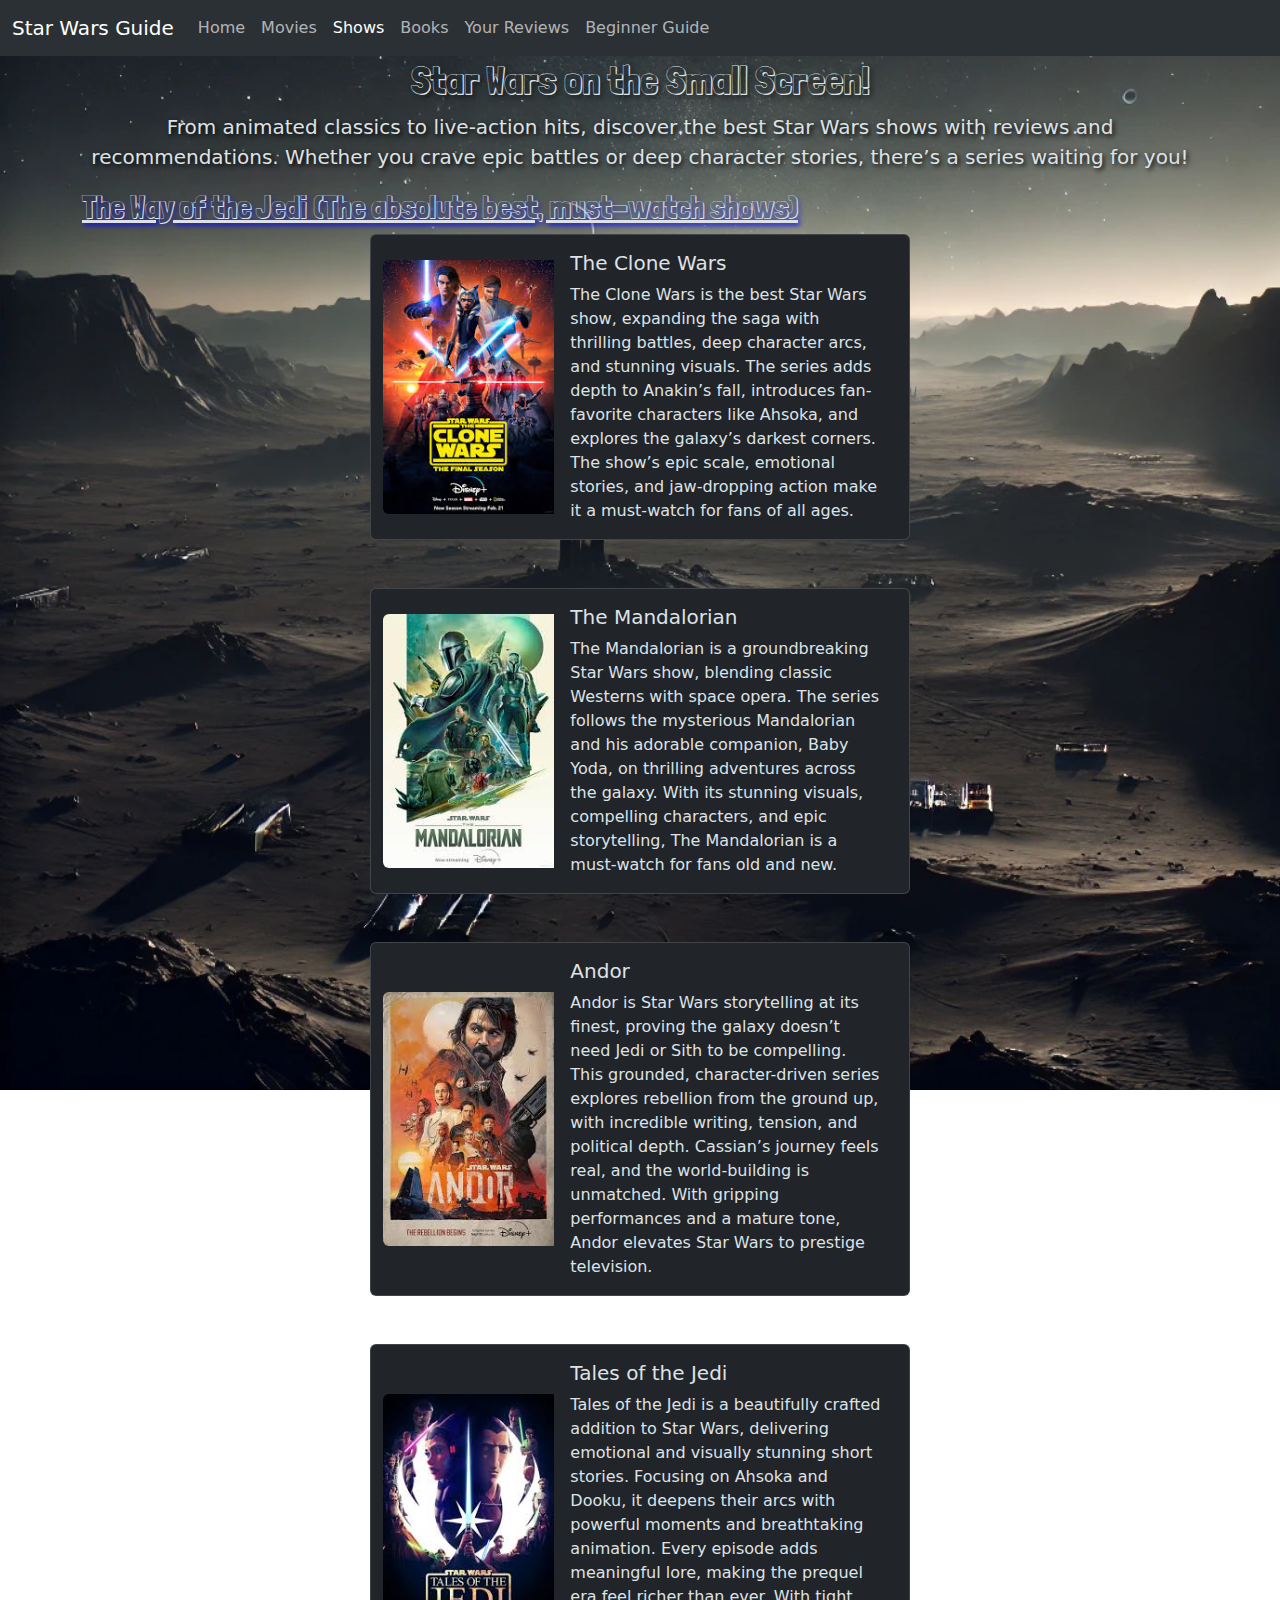
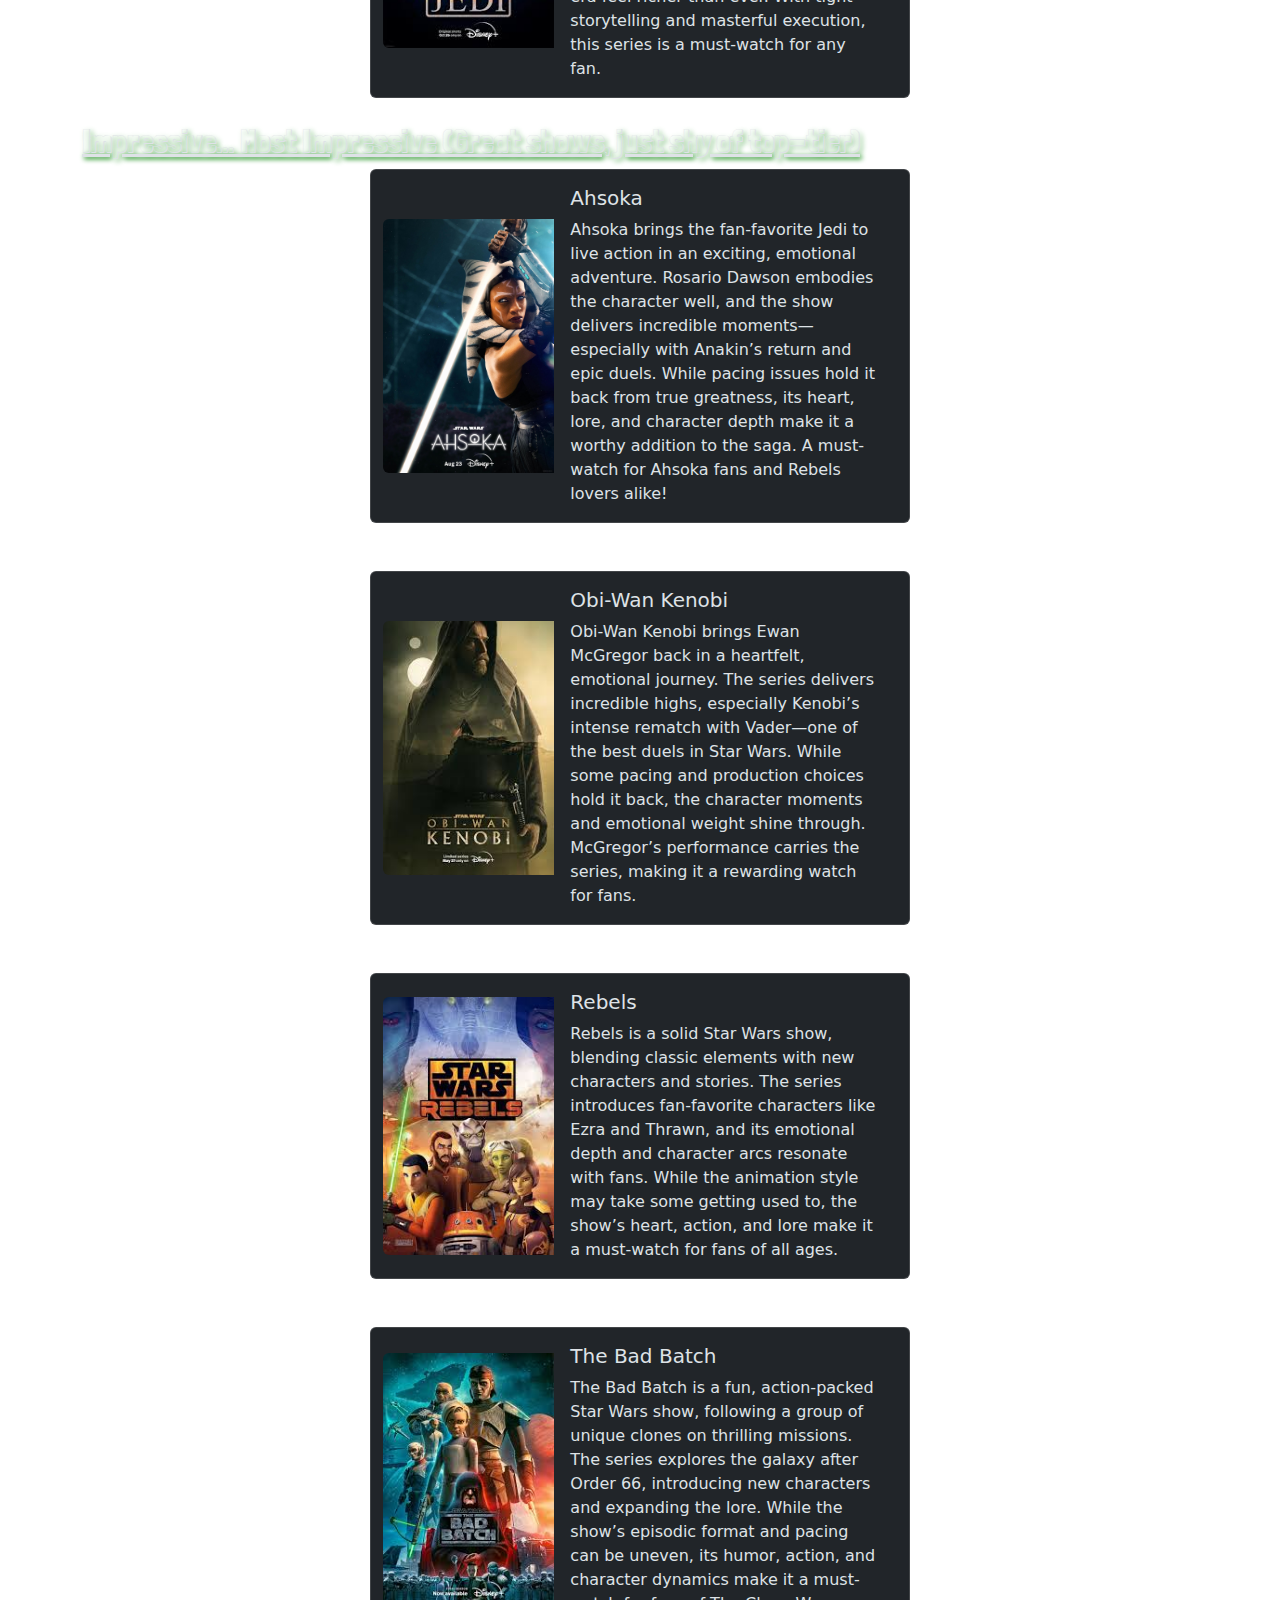
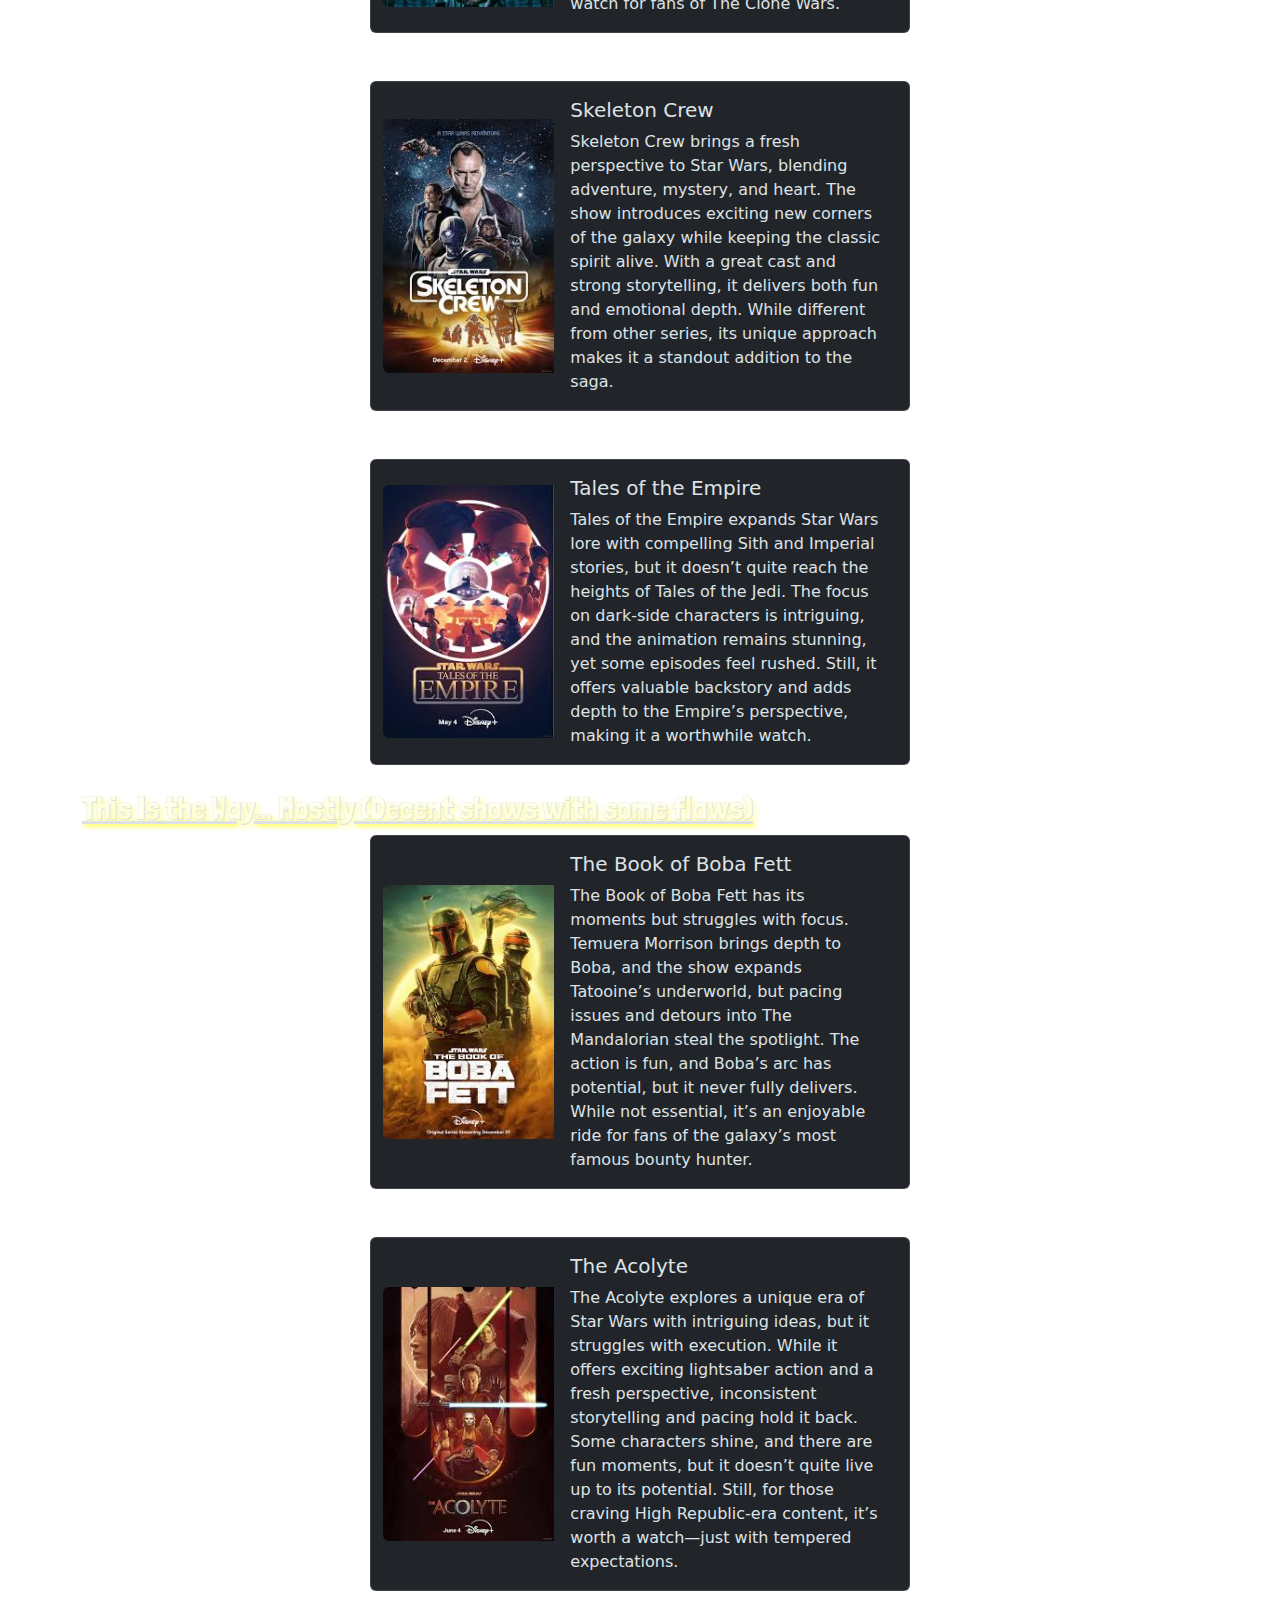
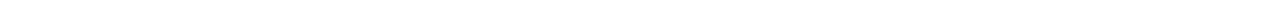
<file: shows.html>
<!DOCTYPE html>
<html lang="en">
  <head>
    <meta charset="UTF-8" />
    <meta name="viewport" content="width=device-width, initial-scale=1.0" />
    <title>Star Wars Guide: Shows</title>
    <link
      href="https://cdn.jsdelivr.net/npm/bootstrap@5.3.3/dist/css/bootstrap.min.css"
      rel="stylesheet"
      integrity="sha384-QWTKZyjpPEjISv5WaRU9OFeRpok6YctnYmDr5pNlyT2bRjXh0JMhjY6hW+ALEwIH"
      crossorigin="anonymous"
    />
    <script
      src="https://cdn.jsdelivr.net/npm/bootstrap@5.3.3/dist/js/bootstrap.bundle.min.js"
      integrity="sha384-YvpcrYf0tY3lHB60NNkmXc5s9fDVZLESaAA55NDzOxhy9GkcIdslK1eN7N6jIeHz"
      crossorigin="anonymous"
    ></script>
    <link
      href="https://fonts.googleapis.com/css2?family=Londrina+Shadow&display=swap"
      rel="stylesheet"
    />
    <link rel="stylesheet" href="styles.css" />
    <script src="functions.js"></script>
  </head>
  <body data-bs-theme="dark">
    <nav class="navbar navbar-expand-lg bg-body-tertiary">
      <div class="container-fluid">
        <a class="navbar-brand" href="index.html">Star Wars Guide</a>
        <button
          class="navbar-toggler"
          type="button"
          data-bs-toggle="collapse"
          data-bs-target="#navbarSupportedContent"
          aria-controls="navbarSupportedContent"
          aria-expanded="false"
          aria-label="Toggle navigation"
        >
          <span class="navbar-toggler-icon"></span>
        </button>
        <div class="collapse navbar-collapse" id="navbarSupportedContent">
          <ul class="navbar-nav me-auto mb-2 mb-lg-0">
            <li class="nav-item">
              <a class="nav-link" href="index.html">Home</a>
            </li>
            <li class="nav-item">
              <a class="nav-link" href="movies.html">Movies</a>
            </li>
            <li class="nav-item">
              <a class="nav-link active" aria-current="page" href="shows.html"
                >Shows</a
              >
            </li>
            <li class="nav-item">
              <a class="nav-link" href="books.html">Books</a>
            </li>
            <li class="nav-item">
              <a class="nav-link" href="myReviews.html">Your Reviews</a>
            </li>
            <li class="nav-item">
              <a class="nav-link" href="guide.html">Beginner Guide</a>
            </li>
          </ul>
        </div>
      </div>
    </nav>
    <div class="container">
      <div class="row">
        <div class="col">
          <h1 class="header londrina-shadow-regular">
            Star Wars on the Small Screen!
          </h1>
          <p class="header">
            From animated classics to live-action hits, discover the best Star
            Wars shows with reviews and recommendations. Whether you crave epic
            battles or deep character stories, there’s a series waiting for you!
          </p>
        </div>
      </div>
      <!--Best-->
      <div class="row">
        <div class="col">
          <h2 class="subheader londrina-shadow-regular blue">
            The Way of the Jedi (The absolute best, must-watch shows)
          </h2>
        </div>
      </div>
      <div
        class="row row-cols-1 row-cols-md-2 g-4 justify-content-center"
        id="bestShows"
      >
        <!-- Using the script to generate the cards for the best shows -->
        <script>
          var mainDiv = document.getElementById("bestShows");
          mainDiv.appendChild(
            makeMovieCard(
              "Images/The_Clone_Wars_Show.jpg",
              "The Clone Wars",
              "The Clone Wars is the best Star Wars show, expanding the saga with thrilling battles, deep character arcs, and stunning visuals. The series adds depth to Anakin’s fall, introduces fan-favorite characters like Ahsoka, and explores the galaxy’s darkest corners. The show’s epic scale, emotional stories, and jaw-dropping action make it a must-watch for fans of all ages."
            )
          );
          mainDiv.appendChild(
            makeMovieCard(
              "Images/Mandalorian.jpg",
              "The Mandalorian",
              "The Mandalorian is a groundbreaking Star Wars show, blending classic Westerns with space opera. The series follows the mysterious Mandalorian and his adorable companion, Baby Yoda, on thrilling adventures across the galaxy. With its stunning visuals, compelling characters, and epic storytelling, The Mandalorian is a must-watch for fans old and new."
            )
          );
          mainDiv.appendChild(
            makeMovieCard(
              "Images/Andor.jpg",
              "Andor",
              "Andor is Star Wars storytelling at its finest, proving the galaxy doesn’t need Jedi or Sith to be compelling. This grounded, character-driven series explores rebellion from the ground up, with incredible writing, tension, and political depth. Cassian’s journey feels real, and the world-building is unmatched. With gripping performances and a mature tone, Andor elevates Star Wars to prestige television."
            )
          );
          mainDiv.appendChild(
            makeMovieCard(
              "Images/Tales_Jedi.jpg",
              "Tales of the Jedi",
              "Tales of the Jedi is a beautifully crafted addition to Star Wars, delivering emotional and visually stunning short stories. Focusing on Ahsoka and Dooku, it deepens their arcs with powerful moments and breathtaking animation. Every episode adds meaningful lore, making the prequel era feel richer than ever. With tight storytelling and masterful execution, this series is a must-watch for any fan."
            )
          );
        </script>
      </div>
      <!--Good-->

      <div class="row">
        <div class="col">
          <h2 class="subheader londrina-shadow-regular green">
            Impressive... Most Impressive (Great shows, just shy of top-tier)
          </h2>
        </div>
      </div>
      <div
        class="row row-cols-1 row-cols-md-2 g-4 justify-content-center"
        id="greatShows"
      >
        <!-- Using the script to generate the cards for good shows -->
        <script>
          var mainDiv = document.getElementById("greatShows");
          mainDiv.appendChild(
            makeMovieCard(
              "Images/Ahsoka.jpg",
              "Ahsoka",
              "Ahsoka brings the fan-favorite Jedi to live action in an exciting, emotional adventure. Rosario Dawson embodies the character well, and the show delivers incredible moments—especially with Anakin’s return and epic duels. While pacing issues hold it back from true greatness, its heart, lore, and character depth make it a worthy addition to the saga. A must-watch for Ahsoka fans and Rebels lovers alike!"
            )
          );
          mainDiv.appendChild(
            makeMovieCard(
              "Images/Obi_Wan.jpg",
              "Obi-Wan Kenobi",
              "Obi-Wan Kenobi brings Ewan McGregor back in a heartfelt, emotional journey. The series delivers incredible highs, especially Kenobi’s intense rematch with Vader—one of the best duels in Star Wars. While some pacing and production choices hold it back, the character moments and emotional weight shine through. McGregor’s performance carries the series, making it a rewarding watch for fans."
            )
          );
          mainDiv.appendChild(
            makeMovieCard(
              "Images/Rebels.jpg",
              "Rebels",
              "Rebels is a solid Star Wars show, blending classic elements with new characters and stories. The series introduces fan-favorite characters like Ezra and Thrawn, and its emotional depth and character arcs resonate with fans. While the animation style may take some getting used to, the show’s heart, action, and lore make it a must-watch for fans of all ages."
            )
          );
          mainDiv.appendChild(
            makeMovieCard(
              "Images/Bad_Batch.jpg",
              "The Bad Batch",
              "The Bad Batch is a fun, action-packed Star Wars show, following a group of unique clones on thrilling missions. The series explores the galaxy after Order 66, introducing new characters and expanding the lore. While the show’s episodic format and pacing can be uneven, its humor, action, and character dynamics make it a must-watch for fans of The Clone Wars."
            )
          );
          mainDiv.appendChild(
            makeMovieCard(
              "Images/Skeleton_Crew.jpg",
              "Skeleton Crew",
              "Skeleton Crew brings a fresh perspective to Star Wars, blending adventure, mystery, and heart. The show introduces exciting new corners of the galaxy while keeping the classic spirit alive. With a great cast and strong storytelling, it delivers both fun and emotional depth. While different from other series, its unique approach makes it a standout addition to the saga."
            )
          );
          mainDiv.appendChild(
            makeMovieCard(
              "Images/Tales_Empire.jpg",
              "Tales of the Empire",
              "Tales of the Empire expands Star Wars lore with compelling Sith and Imperial stories, but it doesn’t quite reach the heights of Tales of the Jedi. The focus on dark-side characters is intriguing, and the animation remains stunning, yet some episodes feel rushed. Still, it offers valuable backstory and adds depth to the Empire’s perspective, making it a worthwhile watch."
            )
          );
        </script>
      </div>
      <!--Good-->

      <div class="row">
        <div class="col">
          <h2 class="subheader londrina-shadow-regular yellow">
            This Is the Way... Mostly (Decent shows with some flaws)
          </h2>
        </div>
      </div>
      <div
        class="row row-cols-1 row-cols-md-2 g-4 justify-content-center"
        id="goodShows"
      >
        <!-- Using the script to generate the cards for good shows -->
        <script>
          var mainDiv = document.getElementById("goodShows");
          mainDiv.appendChild(
            makeMovieCard(
              "Images/Boba_Fett.jpg",
              "The Book of Boba Fett",
              "The Book of Boba Fett has its moments but struggles with focus. Temuera Morrison brings depth to Boba, and the show expands Tatooine’s underworld, but pacing issues and detours into The Mandalorian steal the spotlight. The action is fun, and Boba’s arc has potential, but it never fully delivers. While not essential, it’s an enjoyable ride for fans of the galaxy’s most famous bounty hunter."
            )
          );
          mainDiv.appendChild(
            makeMovieCard(
              "Images/Acolyte.jpg",
              "The Acolyte",
              "The Acolyte explores a unique era of Star Wars with intriguing ideas, but it struggles with execution. While it offers exciting lightsaber action and a fresh perspective, inconsistent storytelling and pacing hold it back. Some characters shine, and there are fun moments, but it doesn’t quite live up to its potential. Still, for those craving High Republic-era content, it’s worth a watch—just with tempered expectations."
            )
          );
        </script>
      </div>
    </div>
  </body>
</html>
</file>
<file: styles.css>
/* styles.css */

/* Reset some default browser styles */
body {
  min-height: 100vh;
  background: url("Images/background.webp");

  background-size: cover;
  background-position: center;
  background-repeat: no-repeat;
  background-attachment: fixed;
}
.header {
  text-align: center;
  text-shadow: 2px 2px 5px black;
}

p.header {
  font-size: 125%;
}
.londrina-shadow-regular {
  font-family: "Londrina Shadow", serif;
  font-weight: 400;
  font-style: normal;
}
.card-img-top {
  height: 200px;
  object-fit: cover;
}
.btn-primary {
  --bs-btn-bg: #3f74ac;
  --bs-btn-active-bg: #3f74ac;
  --bs-btn-border-color: #38689c;
  --bs-btn-hover-bg: #29507a;
  --bs-btn-hover-border-color: #38689c;
}
.subheader {
  text-shadow: 2px 2px 10px black;
  text-decoration: underline;
}

.description {
  font-size: 110%;
}

.card {
  margin: 1.5rem;
}

.blue {
  text-shadow: 2px 2px 5px blue;
}

.green {
  text-shadow: 2px 2px 5px green;
}

.yellow {
  text-shadow: 2px 2px 5px yellow;
}

.red {
  text-shadow: 2px 2px 5px red;
}

.reviewHeader {
  text-align: center;
  text-decoration: underline;
}

.list-group-item {
  background-color: transparent;
}
</file>
